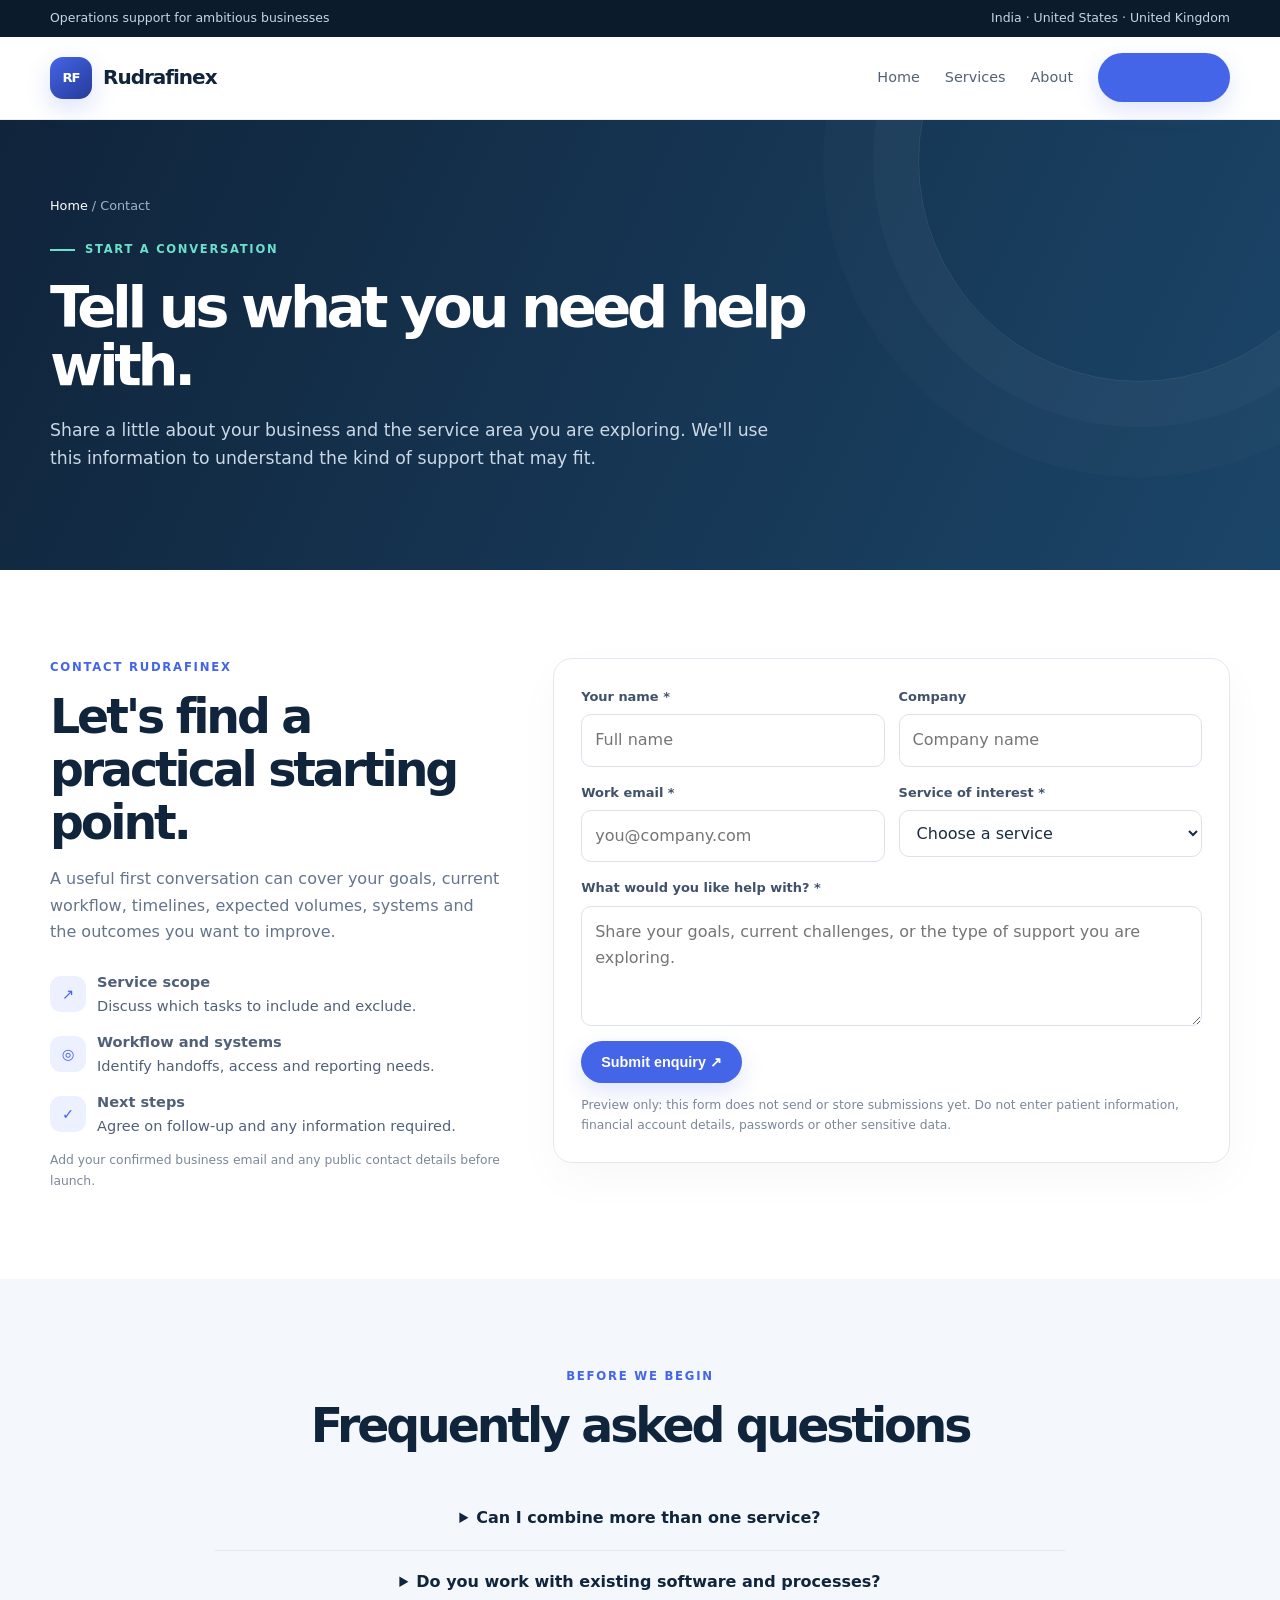
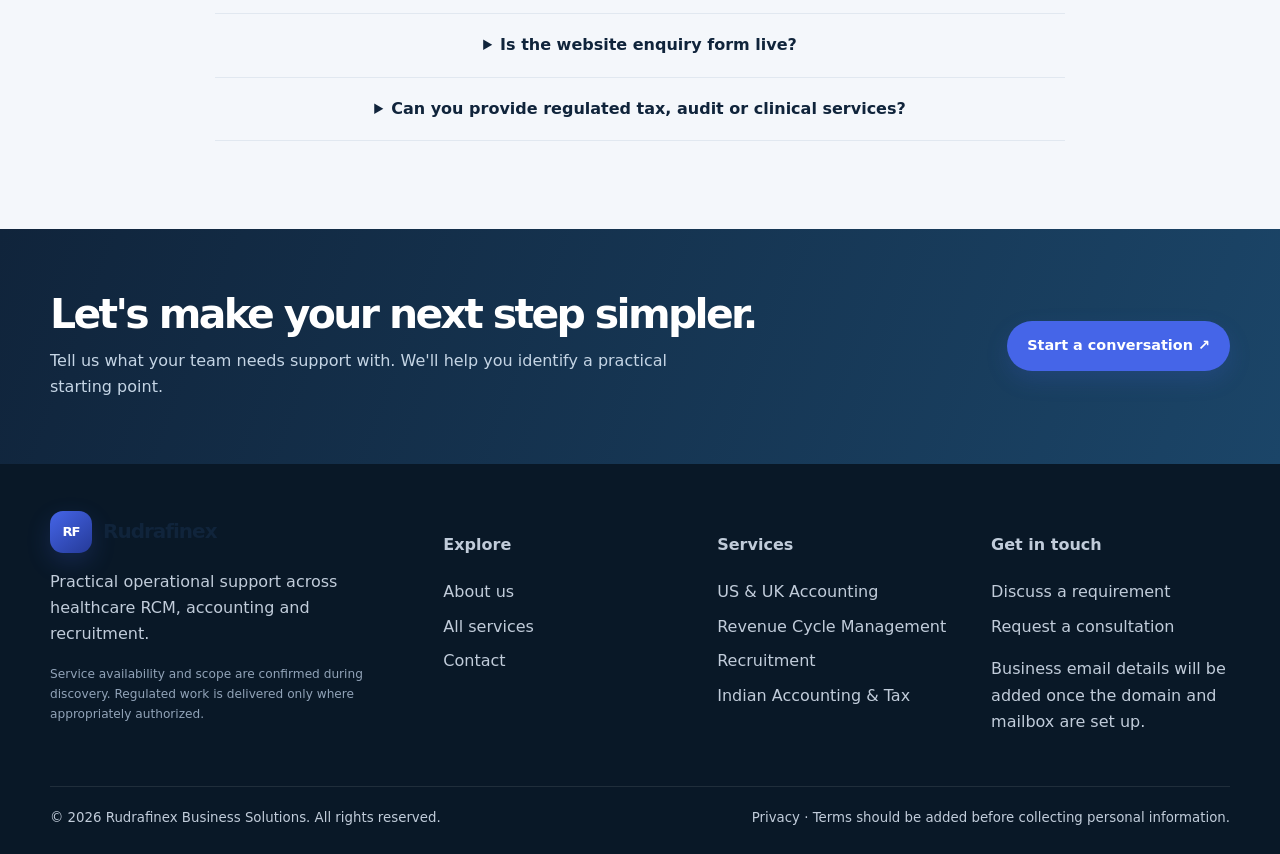
<file: contact.html>
<!doctype html>
<html lang="en"><head><meta charset="utf-8"><meta name="viewport" content="width=device-width, initial-scale=1">
<meta name="description" content="Contact Rudrafinex Business Solutions to discuss accounting, RCM, recruitment, or Indian accounting and tax support."><title>Contact | Rudrafinex Business Solutions</title><link rel="stylesheet" href="styles.css"></head><body>
<div class="topbar"><div class="wrap"><span>Operations support for ambitious businesses</span><span>India · United States · United Kingdom</span></div></div>
<header><div class="wrap nav"><a class="brand" href="index.html"><span class="logo">RF</span><span>Rudrafinex</span></a><nav class="navlinks" aria-label="Main navigation"><a href="index.html">Home</a><a href="services.html">Services</a><a href="about.html">About</a><a href="contact.html" class="btn btn-primary">Let's talk ↗</a></nav></div></header>
<main><section class="page-hero"><div class="wrap"><div class="crumb"><a href="index.html">Home</a> / Contact</div><div class="eyebrow">Start a conversation</div><h1>Tell us what you need help with.</h1><p>Share a little about your business and the service area you are exploring. We'll use this information to understand the kind of support that may fit.</p></div></section>
<section class="section"><div class="wrap contact-grid"><div><div class="kicker">Contact Rudrafinex</div><h2>Let's find a practical starting point.</h2><p class="contact-intro">A useful first conversation can cover your goals, current workflow, timelines, expected volumes, systems and the outcomes you want to improve.</p><div class="contact-points"><div class="contact-point"><i>↗</i><span><b>Service scope</b><br>Discuss which tasks to include and exclude.</span></div><div class="contact-point"><i>◎</i><span><b>Workflow and systems</b><br>Identify handoffs, access and reporting needs.</span></div><div class="contact-point"><i>✓</i><span><b>Next steps</b><br>Agree on follow-up and any information required.</span></div></div><p class="form-note">Add your confirmed business email and any public contact details before launch.</p></div>
<form class="form" data-demo-form><div class="row"><div class="field"><label for="name">Your name *</label><input id="name" name="name" required placeholder="Full name"></div><div class="field"><label for="company">Company</label><input id="company" name="company" placeholder="Company name"></div></div><div class="row"><div class="field"><label for="email">Work email *</label><input id="email" name="email" type="email" required placeholder="you@company.com"></div><div class="field"><label for="service">Service of interest *</label><select id="service" name="service" required><option value="">Choose a service</option><option>US & UK Accounting</option><option>Revenue Cycle Management</option><option>US & UK Recruitment</option><option>Indian Accounting & Tax</option><option>Multiple services / not sure</option></select></div></div><div class="field"><label for="message">What would you like help with? *</label><textarea id="message" name="message" required placeholder="Share your goals, current challenges, or the type of support you are exploring."></textarea></div><button class="btn btn-primary" type="submit">Submit enquiry ↗</button><div id="form-status" class="status" role="status"></div><p class="form-note">Preview only: this form does not send or store submissions yet. Do not enter patient information, financial account details, passwords or other sensitive data.</p></form></div></section>
<section class="section soft"><div class="wrap center"><div class="kicker">Before we begin</div><h2>Frequently asked questions</h2><div class="faq"><details><summary>Can I combine more than one service?</summary><p>Yes. The engagement can be scoped around one service or a combination, subject to capacity, access and the agreed responsibilities.</p></details><details><summary>Do you work with existing software and processes?</summary><p>The intended approach is to understand the systems and controls already in place, then agree the workflow, permissions and handoffs before work starts.</p></details><details><summary>Is the website enquiry form live?</summary><p>No. This is a design preview. A form service or backend must be connected and tested before launch.</p></details><details><summary>Can you provide regulated tax, audit or clinical services?</summary><p>Services requiring a professional license, certification or formal sign-off must be performed by appropriately authorized professionals. Scope should be confirmed for each engagement.</p></details></div></div></section></main>
<section class="cta"><div class="wrap cta-inner"><div><h2>Let's make your next step simpler.</h2><p>Tell us what your team needs support with. We'll help you identify a practical starting point.</p></div><a class="btn btn-primary" href="contact.html">Start a conversation ↗</a></div></section>
<footer><div class="wrap"><div class="footer-grid"><div><a class="brand" href="index.html"><span class="logo">RF</span><span>Rudrafinex</span></a><p>Practical operational support across healthcare RCM, accounting and recruitment.</p><p class="notice">Service availability and scope are confirmed during discovery. Regulated work is delivered only where appropriately authorized.</p></div><div><h4>Explore</h4><div class="footer-links"><a href="about.html">About us</a><a href="services.html">All services</a><a href="contact.html">Contact</a></div></div><div><h4>Services</h4><div class="footer-links"><a href="us-uk-accounting.html">US & UK Accounting</a><a href="rcm.html">Revenue Cycle Management</a><a href="recruitment.html">Recruitment</a><a href="india-accounting-tax.html">Indian Accounting & Tax</a></div></div><div><h4>Get in touch</h4><div class="footer-links"><a href="contact.html">Discuss a requirement</a><a href="contact.html">Request a consultation</a></div><p>Business email details will be added once the domain and mailbox are set up.</p></div></div><div class="footer-bottom"><small>© 2026 Rudrafinex Business Solutions. All rights reserved.</small><small>Privacy · Terms should be added before collecting personal information.</small></div></div></footer>
<script>
document.querySelectorAll('a').forEach(a=>{if(a.getAttribute('href')==='contact.html')a.classList.add('active')});
const form=document.querySelector('[data-demo-form]'); if(form)form.addEventListener('submit',e=>{e.preventDefault();document.getElementById('form-status').style.display='block';document.getElementById('form-status').textContent='This preview form is not connected yet, so your message has not been sent. Before launch, connect a free form endpoint and update the contact details.';form.reset();});
</script></body></html>
</file>
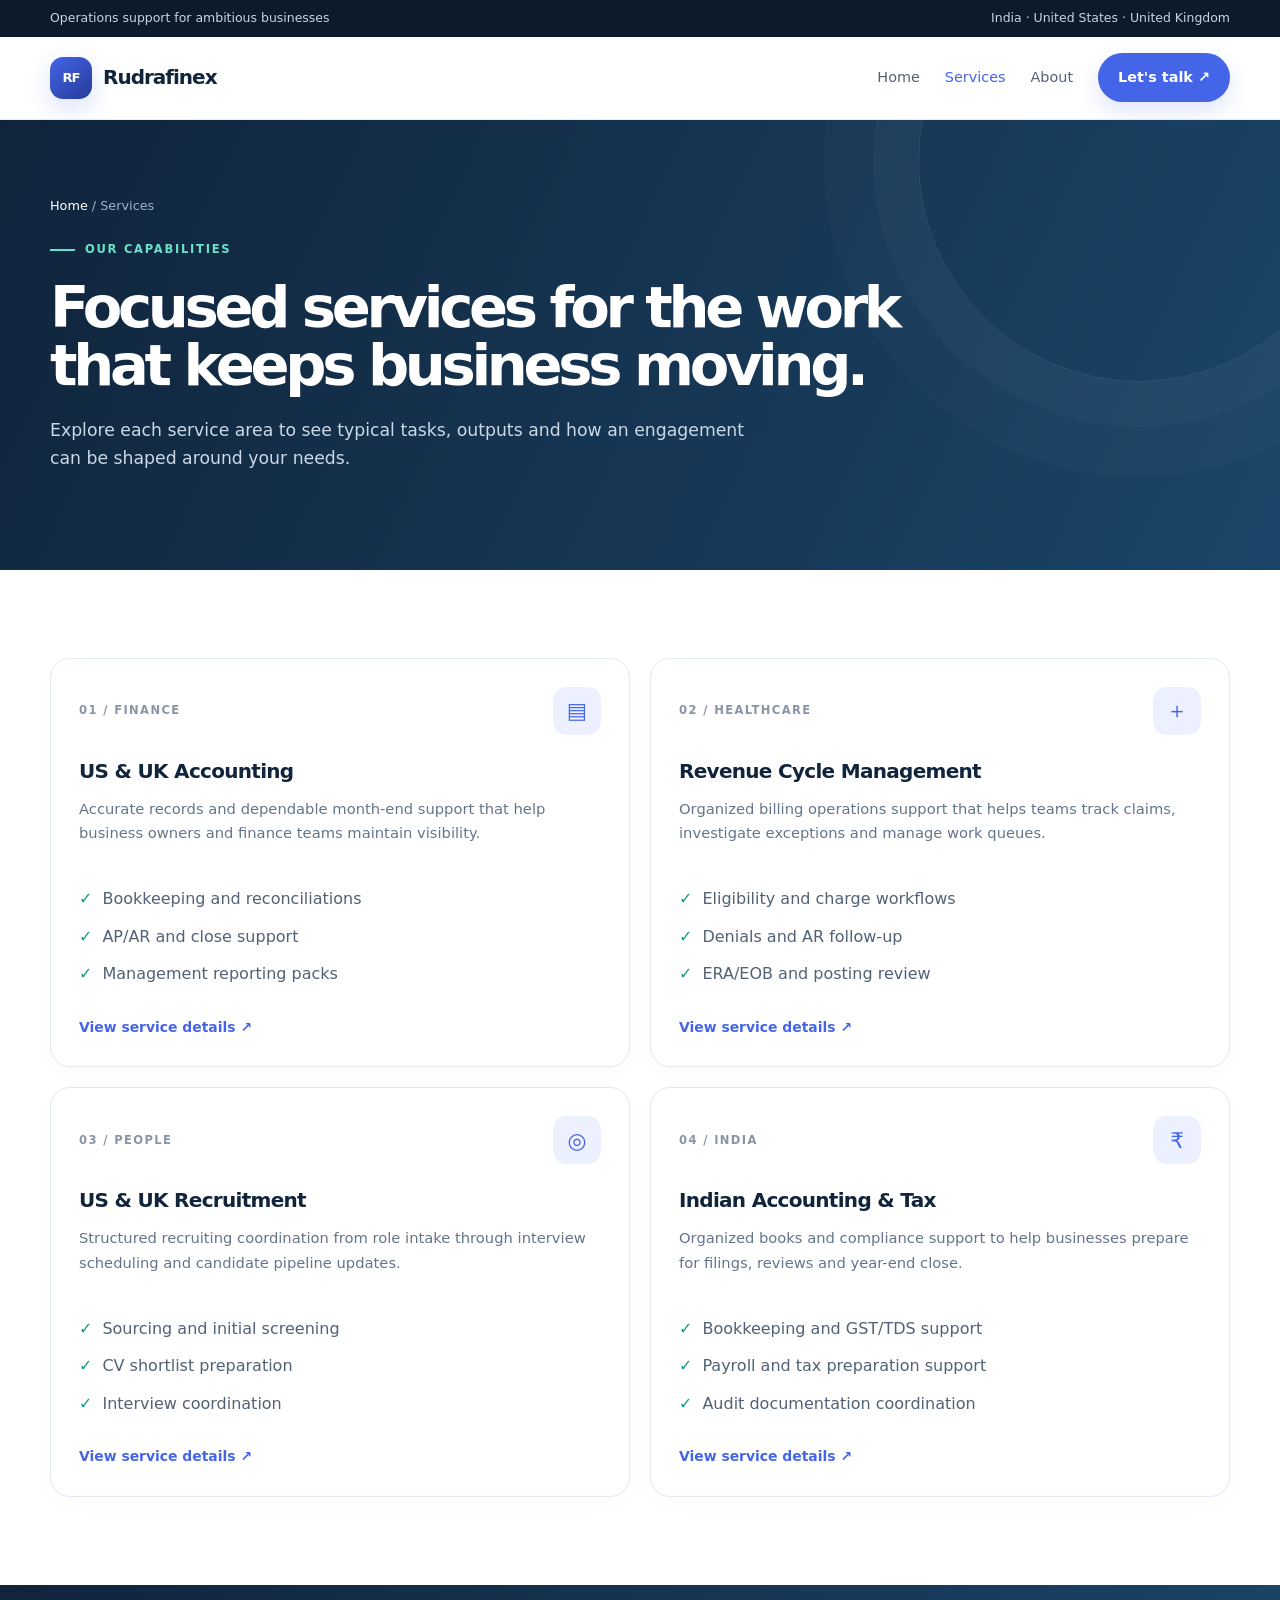
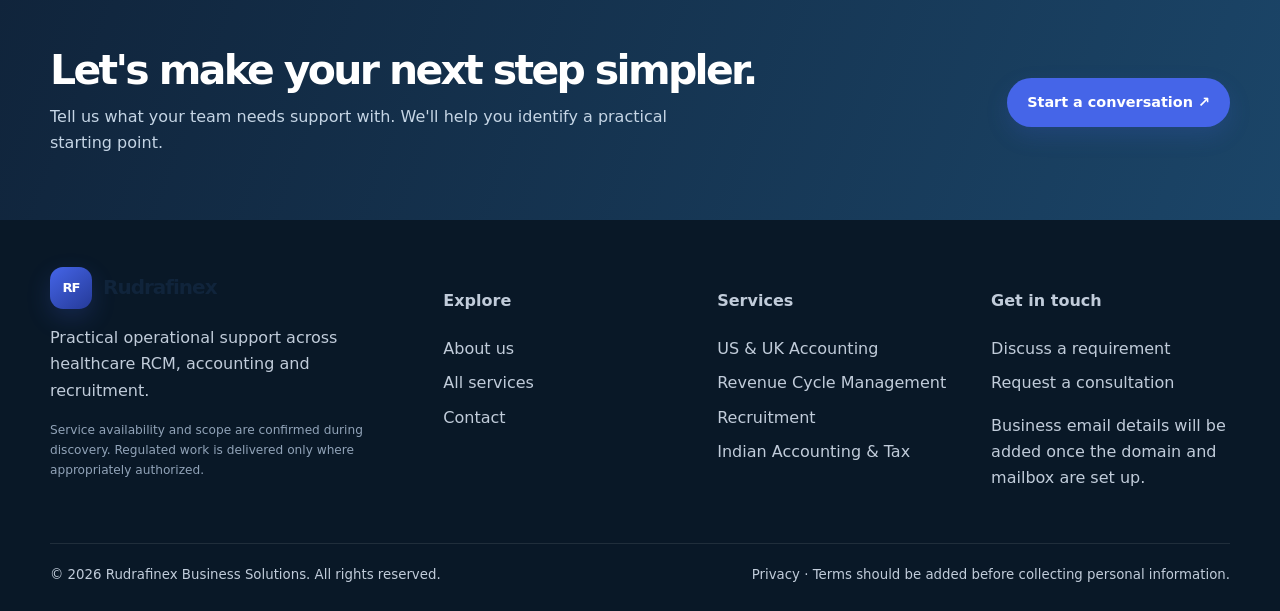
<file: services.html>
<!doctype html>
<html lang="en"><head><meta charset="utf-8"><meta name="viewport" content="width=device-width, initial-scale=1">
<meta name="description" content="Explore Rudrafinex services in US and UK accounting, healthcare revenue cycle management, recruitment, and Indian accounting and tax."><title>Our Services | Rudrafinex Business Solutions</title><link rel="stylesheet" href="styles.css"></head><body>
<div class="topbar"><div class="wrap"><span>Operations support for ambitious businesses</span><span>India · United States · United Kingdom</span></div></div>
<header><div class="wrap nav"><a class="brand" href="index.html"><span class="logo">RF</span><span>Rudrafinex</span></a><nav class="navlinks" aria-label="Main navigation"><a href="index.html">Home</a><a href="services.html">Services</a><a href="about.html">About</a><a href="contact.html" class="btn btn-primary">Let's talk ↗</a></nav></div></header>
<main><section class="page-hero"><div class="wrap"><div class="crumb"><a href="index.html">Home</a> / Services</div><div class="eyebrow">Our capabilities</div><h1>Focused services for the work that keeps business moving.</h1><p>Explore each service area to see typical tasks, outputs and how an engagement can be shaped around your needs.</p></div></section>
<section class="section"><div class="wrap"><div class="service-grid">
<article class="service"><div class="service-top"><span class="service-num">01 / FINANCE</span><span class="service-icon">▤</span></div><h3>US & UK Accounting</h3><p>Accurate records and dependable month-end support that help business owners and finance teams maintain visibility.</p><ul class="checks"><li><span>✓</span> Bookkeeping and reconciliations</li><li><span>✓</span> AP/AR and close support</li><li><span>✓</span> Management reporting packs</li></ul><a href="us-uk-accounting.html">View service details ↗</a></article>
<article class="service"><div class="service-top"><span class="service-num">02 / HEALTHCARE</span><span class="service-icon">＋</span></div><h3>Revenue Cycle Management</h3><p>Organized billing operations support that helps teams track claims, investigate exceptions and manage work queues.</p><ul class="checks"><li><span>✓</span> Eligibility and charge workflows</li><li><span>✓</span> Denials and AR follow-up</li><li><span>✓</span> ERA/EOB and posting review</li></ul><a href="rcm.html">View service details ↗</a></article>
<article class="service"><div class="service-top"><span class="service-num">03 / PEOPLE</span><span class="service-icon">◎</span></div><h3>US & UK Recruitment</h3><p>Structured recruiting coordination from role intake through interview scheduling and candidate pipeline updates.</p><ul class="checks"><li><span>✓</span> Sourcing and initial screening</li><li><span>✓</span> CV shortlist preparation</li><li><span>✓</span> Interview coordination</li></ul><a href="recruitment.html">View service details ↗</a></article>
<article class="service"><div class="service-top"><span class="service-num">04 / INDIA</span><span class="service-icon">₹</span></div><h3>Indian Accounting & Tax</h3><p>Organized books and compliance support to help businesses prepare for filings, reviews and year-end close.</p><ul class="checks"><li><span>✓</span> Bookkeeping and GST/TDS support</li><li><span>✓</span> Payroll and tax preparation support</li><li><span>✓</span> Audit documentation coordination</li></ul><a href="india-accounting-tax.html">View service details ↗</a></article>
</div></div></section></main>
<section class="cta"><div class="wrap cta-inner"><div><h2>Let's make your next step simpler.</h2><p>Tell us what your team needs support with. We'll help you identify a practical starting point.</p></div><a class="btn btn-primary" href="contact.html">Start a conversation ↗</a></div></section>
<footer><div class="wrap"><div class="footer-grid"><div><a class="brand" href="index.html"><span class="logo">RF</span><span>Rudrafinex</span></a><p>Practical operational support across healthcare RCM, accounting and recruitment.</p><p class="notice">Service availability and scope are confirmed during discovery. Regulated work is delivered only where appropriately authorized.</p></div><div><h4>Explore</h4><div class="footer-links"><a href="about.html">About us</a><a href="services.html">All services</a><a href="contact.html">Contact</a></div></div><div><h4>Services</h4><div class="footer-links"><a href="us-uk-accounting.html">US & UK Accounting</a><a href="rcm.html">Revenue Cycle Management</a><a href="recruitment.html">Recruitment</a><a href="india-accounting-tax.html">Indian Accounting & Tax</a></div></div><div><h4>Get in touch</h4><div class="footer-links"><a href="contact.html">Discuss a requirement</a><a href="contact.html">Request a consultation</a></div><p>Business email details will be added once the domain and mailbox are set up.</p></div></div><div class="footer-bottom"><small>© 2026 Rudrafinex Business Solutions. All rights reserved.</small><small>Privacy · Terms should be added before collecting personal information.</small></div></div></footer>
<script>
document.querySelectorAll('a').forEach(a=>{if(a.getAttribute('href')==='services.html')a.classList.add('active')});
const form=document.querySelector('[data-demo-form]'); if(form)form.addEventListener('submit',e=>{e.preventDefault();document.getElementById('form-status').style.display='block';document.getElementById('form-status').textContent='This preview form is not connected yet, so your message has not been sent. Before launch, connect a free form endpoint and update the contact details.';form.reset();});
</script></body></html>
</file>
<file: styles.css>
:root{--navy:#10243b;--navy2:#183b59;--blue:#4565e8;--mint:#6ce0cb;--ink:#1b2b40;--muted:#64748b;--pale:#f4f7fb;--line:#e1e8f0;--white:#fff;--shadow:0 18px 55px #132b4510}
*{box-sizing:border-box}html{scroll-behavior:smooth}body{margin:0;font-family:Inter,ui-sans-serif,system-ui,-apple-system,"Segoe UI",sans-serif;color:var(--ink);line-height:1.65;background:#fff}a{color:inherit;text-decoration:none}img{display:block;max-width:100%}.wrap{width:min(1180px,calc(100% - 42px));margin:auto}
.topbar{background:#0b1b2c;color:#c7d5e4;font-size:.78rem;padding:8px 0}.topbar .wrap{display:flex;justify-content:space-between;gap:15px;flex-wrap:wrap}
header{position:sticky;top:0;z-index:20;background:#ffffffef;backdrop-filter:blur(14px);border-bottom:1px solid #e9eef4}.nav{height:82px;display:flex;align-items:center;justify-content:space-between;gap:24px}.brand{display:flex;align-items:center;gap:11px;font-size:1.25rem;font-weight:900;letter-spacing:-.05em;color:var(--navy)}.logo{width:42px;height:42px;display:grid;place-items:center;border-radius:13px;background:linear-gradient(140deg,var(--blue),#253a98);color:#fff;font-size:.82rem;box-shadow:0 9px 24px #4565e833}.navlinks{display:flex;align-items:center;gap:25px;font-size:.9rem;color:#536178}.navlinks a:hover,.navlinks a.active{color:var(--blue)}.btn{display:inline-flex;justify-content:center;align-items:center;gap:10px;padding:12px 19px;border-radius:999px;border:1px solid transparent;font-size:.9rem;font-weight:800;transition:.2s;cursor:pointer}.btn-primary{background:var(--blue);color:#fff;box-shadow:0 9px 22px #4565e82b}.btn-primary:hover{background:#354fc9;transform:translateY(-1px)}.btn-outline{border-color:#d6dfeb;background:#fff;color:var(--navy)}.btn-outline:hover{border-color:#9baed0}.mobile-menu{display:none}
.hero{background:radial-gradient(ellipse at 84% 20%,#4d6eea45,transparent 33%),linear-gradient(120deg,#0b1c2f,#173c5c 68%,#102941);color:#fff;position:relative;overflow:hidden}.hero:after{content:"";position:absolute;width:500px;height:500px;border:1px solid #ffffff18;border-radius:50%;right:-150px;bottom:-260px;box-shadow:0 0 0 45px #ffffff08,0 0 0 95px #ffffff05}.hero-grid{position:relative;z-index:1;display:grid;grid-template-columns:1.04fr .96fr;gap:55px;align-items:center;min-height:590px;padding:76px 0}.eyebrow{display:inline-flex;align-items:center;gap:10px;text-transform:uppercase;letter-spacing:.15em;font-weight:900;font-size:.72rem;color:var(--mint)}.eyebrow:before{content:"";height:2px;width:25px;background:var(--mint)}h1{font-size:clamp(2.9rem,5.3vw,5rem);line-height:1.01;letter-spacing:-.075em;margin:20px 0;max-width:720px}h1 em{font-style:normal;color:#8cebdc}.hero-copy{font-size:1.08rem;max-width:590px;color:#d1dce8;margin:0 0 29px}.actions{display:flex;gap:12px;flex-wrap:wrap}.hero .btn-outline{background:#ffffff0c;color:#fff;border-color:#ffffff3c}.hero .btn-outline:hover{background:#ffffff17}.hero-meta{display:flex;gap:13px;align-items:center;flex-wrap:wrap;color:#b9c9da;font-size:.82rem;margin-top:32px}.hero-meta b{color:#fff}.dot{width:4px;height:4px;background:var(--mint);border-radius:50%}.hero-photo{position:relative}.hero-photo img{width:100%;height:430px;object-fit:cover;border-radius:25px;opacity:.88;box-shadow:0 30px 80px #07162966}.photo-card{position:absolute;bottom:-22px;left:-25px;background:#fff;color:var(--ink);padding:17px 20px;border-radius:15px;box-shadow:0 15px 45px #06162942;max-width:255px}.photo-card strong{display:block;color:var(--navy);font-size:1rem}.photo-card span{font-size:.8rem;color:var(--muted)}
.page-hero{background:linear-gradient(115deg,#10243b,#1b4568);color:#fff;padding:75px 0 80px;position:relative;overflow:hidden}.page-hero:after{content:"";position:absolute;right:-80px;top:-180px;width:440px;height:440px;border-radius:50%;border:1px solid #ffffff18;box-shadow:0 0 0 45px #ffffff06,0 0 0 95px #ffffff04}.page-hero .wrap{position:relative;z-index:1}.page-hero h1{font-size:clamp(2.5rem,4.5vw,4.1rem);max-width:850px}.page-hero p{max-width:730px;color:#cbd8e6;font-size:1.08rem}.crumb{font-size:.8rem;color:#9fb3c9;margin-bottom:17px}.crumb a{color:#fff}
.section{padding:88px 0}.soft{background:var(--pale)}.center{text-align:center}.kicker{font-size:.73rem;text-transform:uppercase;letter-spacing:.15em;font-weight:900;color:var(--blue)}h2{font-size:clamp(2rem,3.7vw,3.1rem);line-height:1.12;letter-spacing:-.065em;color:var(--navy);margin:13px 0 17px}h3{letter-spacing:-.035em;color:var(--navy)}.intro{max-width:710px;margin:0 auto 45px;color:var(--muted);font-size:1.02rem}.service-grid{display:grid;grid-template-columns:repeat(2,1fr);gap:20px;text-align:left}.service{border:1px solid var(--line);border-radius:20px;background:#fff;padding:28px;transition:.22s;display:flex;flex-direction:column;min-height:295px;box-shadow:0 8px 26px #152b4404}.service:hover{transform:translateY(-4px);border-color:#c6d2ea;box-shadow:var(--shadow)}.service-top{display:flex;justify-content:space-between;align-items:center}.service-num{font-size:.72rem;letter-spacing:.12em;color:#8995a7;font-weight:900}.service-icon{height:48px;width:48px;border-radius:14px;background:#edf1ff;color:var(--blue);display:grid;place-items:center;font-size:1.35rem}.service h3{font-size:1.25rem;margin:20px 0 9px}.service p{font-size:.92rem;color:var(--muted);margin:0 0 18px}.service a{margin-top:auto;color:var(--blue);font-size:.87rem;font-weight:850}.service a span{margin-left:5px}
.stats{border-bottom:1px solid var(--line);background:#fff}.stats-grid{display:grid;grid-template-columns:repeat(4,1fr);gap:15px;padding:25px 0}.stat{padding:7px 15px;border-right:1px solid var(--line)}.stat:last-child{border:0}.stat strong{display:block;font-size:1rem;color:var(--navy)}.stat span{font-size:.8rem;color:var(--muted)}
.split{display:grid;grid-template-columns:1fr 1fr;gap:60px;align-items:center}.split-photo{position:relative}.split-photo img{width:100%;height:420px;object-fit:cover;border-radius:22px}.photo-tag{position:absolute;bottom:20px;left:20px;background:#fff;border-radius:13px;padding:13px 17px;box-shadow:var(--shadow);font-weight:800;color:var(--navy);font-size:.88rem}.split-copy p{color:var(--muted)}.checks{padding:0;list-style:none;display:grid;gap:11px;margin:23px 0 28px}.checks li{display:flex;gap:10px;color:#526176}.checks span{color:#159a83;font-weight:900}
.feature-band{background:#eaf0ff;padding:58px 0}.band-grid{display:grid;grid-template-columns:1fr 1fr;gap:40px;align-items:center}.feature-band h2{font-size:clamp(1.8rem,3.1vw,2.6rem)}.feature-band p{color:#5c6b80;margin:0}.band-list{display:grid;grid-template-columns:1fr 1fr;gap:14px}.band-item{background:#ffffffb8;border:1px solid #dbe4f5;border-radius:14px;padding:17px}.band-item b{display:block;color:var(--navy);font-size:.92rem}.band-item small{color:#65748a}
.process{display:grid;grid-template-columns:repeat(3,1fr);gap:25px;margin-top:40px;text-align:left}.process-item{border-top:1px solid #dce4ef;padding-top:20px}.process-item .number{color:var(--blue);font-size:.74rem;font-weight:900;letter-spacing:.13em}.process-item h3{margin:9px 0}.process-item p{color:var(--muted);font-size:.91rem;margin:0}
.detail-layout{display:grid;grid-template-columns:1.15fr .85fr;gap:48px;align-items:start}.detail-main p{color:var(--muted)}.detail-main h2{font-size:2rem;margin-top:34px}.detail-side{position:sticky;top:110px;border:1px solid var(--line);border-radius:20px;padding:26px;background:#fff;box-shadow:var(--shadow)}.detail-side h3{margin-top:0}.detail-side p{font-size:.9rem;color:var(--muted)}.detail-side .btn{width:100%}.deliverables{display:grid;grid-template-columns:1fr 1fr;gap:12px;margin-top:22px}.deliverable{border:1px solid var(--line);border-radius:13px;padding:15px;font-size:.87rem;color:#526176}.deliverable b{display:block;color:var(--navy);margin-bottom:3px}
.cta{background:linear-gradient(110deg,#10243b,#1b4568);padding:63px 0;color:#fff}.cta-inner{display:flex;align-items:center;justify-content:space-between;gap:35px}.cta h2{color:#fff;margin:0 0 10px;font-size:clamp(1.9rem,3.2vw,2.7rem)}.cta p{color:#c5d5e5;margin:0;max-width:680px}
.contact-grid{display:grid;grid-template-columns:.8fr 1.2fr;gap:52px;align-items:start}.contact-intro{color:var(--muted)}.contact-points{display:grid;gap:12px;margin-top:25px}.contact-point{display:flex;gap:11px;align-items:center;color:#506077;font-size:.91rem}.contact-point i{font-style:normal;width:36px;height:36px;border-radius:11px;background:#edf1ff;color:var(--blue);display:grid;place-items:center}.form{border:1px solid var(--line);border-radius:19px;padding:27px;box-shadow:0 16px 45px #17243a08}.row{display:grid;grid-template-columns:1fr 1fr;gap:14px}.field{display:flex;flex-direction:column;gap:7px;margin-bottom:15px}.field label{font-size:.81rem;font-weight:800;color:#40516a}.field input,.field select,.field textarea{width:100%;font:inherit;color:var(--ink);border:1px solid #dbe2ec;border-radius:10px;padding:12px 13px;background:#fff}.field textarea{min-height:120px;resize:vertical}.field input:focus,.field select:focus,.field textarea:focus{outline:2px solid #4565e82b;border-color:var(--blue)}.form-note{font-size:.77rem;color:#7b8798;margin:12px 0 0}.status{display:none;padding:12px;border-radius:10px;background:#e7f8f3;color:#176c5e;margin-top:13px;font-size:.9rem}
.faq{max-width:850px;margin:35px auto 0}.faq details{border-bottom:1px solid var(--line);padding:18px 0}.faq summary{cursor:pointer;color:var(--navy);font-weight:800}.faq details p{color:var(--muted);margin-bottom:0}
footer{background:#091827;color:#c1ccda;padding:47px 0 25px}.footer-grid{display:grid;grid-template-columns:1.5fr 1fr 1fr 1fr;gap:35px;padding-bottom:35px}.footer .brand{color:#fff}.footer p,.footer a{font-size:.86rem;color:#aebdcd}.footer h4{font-size:.82rem;text-transform:uppercase;letter-spacing:.1em;color:#fff;margin:0 0 15px}.footer-links{display:grid;gap:8px}.footer a:hover{color:#fff}.footer-bottom{border-top:1px solid #ffffff18;padding-top:20px;display:flex;justify-content:space-between;gap:20px;flex-wrap:wrap}.footer small{color:#93a5b8}.notice{font-size:.76rem;color:#91a3b8;max-width:700px}
@media(max-width:900px){.navlinks{gap:13px}.navlinks a:not(.btn){display:none}.hero-grid{grid-template-columns:1fr;gap:35px;padding:58px 0}.hero-photo img{height:360px}.split,.band-grid,.contact-grid,.detail-layout{grid-template-columns:1fr;gap:32px}.detail-side{position:static}.footer-grid{grid-template-columns:1fr 1fr}.stats-grid{grid-template-columns:1fr 1fr}.stat:nth-child(2){border-right:0}.process{gap:18px}}
@media(max-width:580px){.wrap{width:calc(100% - 30px)}.nav{height:70px}.navlinks .btn{padding:10px 13px;font-size:.8rem}.topbar .wrap{justify-content:center;text-align:center}.hero-grid{padding:48px 0 58px}h1{font-size:2.8rem}.hero-copy{font-size:1rem}.hero-photo img{height:285px}.photo-card{left:8px;bottom:-22px}.section{padding:65px 0}.service-grid,.process,.deliverables{grid-template-columns:1fr}.service{min-height:0}.band-list{grid-template-columns:1fr 1fr}.cta-inner{align-items:flex-start;flex-direction:column}.row{grid-template-columns:1fr;gap:0}.form{padding:20px}.footer-grid{grid-template-columns:1fr 1fr}.footer-grid>div:first-child{grid-column:1/-1}.page-hero{padding:54px 0}.page-hero h1{font-size:2.65rem}.split-photo img{height:300px}}
</file>
